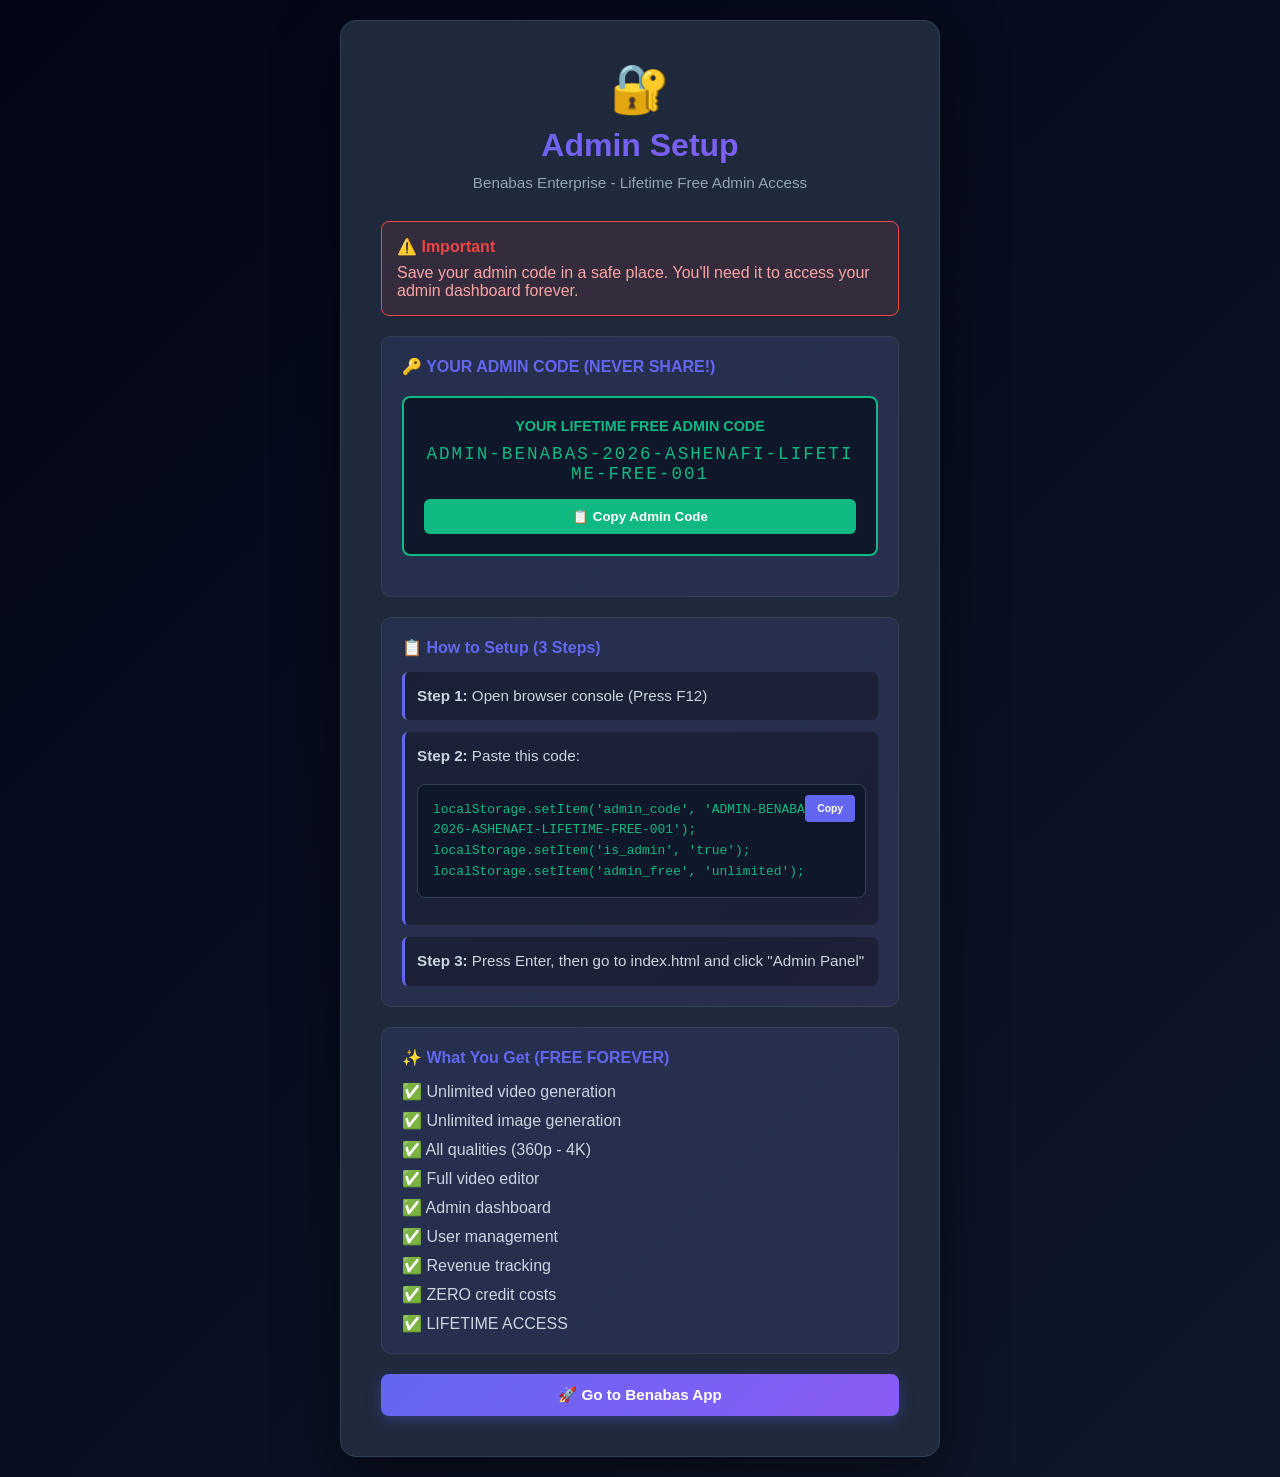
<file: admin-setup.html>
<!DOCTYPE html>
<html lang="en">
<head>
    <meta charset="UTF-8">
    <meta name="viewport" content="width=device-width, initial-scale=1.0">
    <title>Benabas - Admin Setup</title>
    <style>
        * {
            margin: 0;
            padding: 0;
            box-sizing: border-box;
        }

        body {
            font-family: 'Segoe UI', Tahoma, Geneva, Verdana, sans-serif;
            background: linear-gradient(135deg, #020617 0%, #0f172a 100%);
            color: #f1f5f9;
            min-height: 100vh;
            display: flex;
            align-items: center;
            justify-content: center;
            padding: 20px;
        }

        .container {
            background: #1e293b;
            border: 1px solid #334155;
            border-radius: 16px;
            padding: 40px;
            max-width: 600px;
            width: 100%;
            box-shadow: 0 20px 60px rgba(0, 0, 0, 0.5);
        }

        .header {
            text-align: center;
            margin-bottom: 30px;
        }

        .logo {
            font-size: 3em;
            margin-bottom: 10px;
        }

        h1 {
            font-size: 2em;
            margin-bottom: 10px;
            background: linear-gradient(135deg, #6366f1, #8b5cf6);
            -webkit-background-clip: text;
            -webkit-text-fill-color: transparent;
            background-clip: text;
        }

        .subtitle {
            color: #94a3b8;
            font-size: 0.95em;
        }

        .setup-box {
            background: linear-gradient(135deg, rgba(99, 102, 241, 0.1) 0%, rgba(139, 92, 246, 0.1) 100%);
            border: 1px solid #334155;
            border-radius: 10px;
            padding: 20px;
            margin-bottom: 20px;
        }

        .setup-title {
            font-weight: 600;
            margin-bottom: 15px;
            color: #6366f1;
        }

        .instructions {
            display: flex;
            flex-direction: column;
            gap: 12px;
        }

        .instruction-step {
            background: rgba(0, 0, 0, 0.3);
            padding: 12px;
            border-radius: 6px;
            border-left: 3px solid #6366f1;
            font-size: 0.95em;
            color: #cbd5e1;
            line-height: 1.6;
        }

        .code-box {
            background: #0f172a;
            border: 1px solid #334155;
            border-radius: 8px;
            padding: 15px;
            margin: 15px 0;
            font-family: 'Courier New', monospace;
            font-size: 0.85em;
            overflow-x: auto;
            color: #10b981;
            position: relative;
        }

        .copy-btn {
            position: absolute;
            top: 10px;
            right: 10px;
            padding: 8px 12px;
            background: #6366f1;
            color: white;
            border: none;
            border-radius: 4px;
            cursor: pointer;
            font-size: 0.8em;
            font-weight: 600;
            transition: all 0.3s ease;
        }

        .copy-btn:hover {
            background: #4f46e5;
            transform: scale(1.05);
        }

        .admin-code {
            background: #0f172a;
            border: 2px solid #10b981;
            border-radius: 8px;
            padding: 20px;
            margin: 20px 0;
            text-align: center;
        }

        .admin-code-title {
            color: #10b981;
            font-size: 0.9em;
            margin-bottom: 10px;
            font-weight: 600;
        }

        .admin-code-value {
            font-family: 'Courier New', monospace;
            font-size: 1.1em;
            color: #10b981;
            word-break: break-all;
            letter-spacing: 2px;
            margin-bottom: 15px;
        }

        .admin-code-copy {
            padding: 10px 20px;
            background: #10b981;
            color: white;
            border: none;
            border-radius: 6px;
            cursor: pointer;
            font-weight: 600;
            transition: all 0.3s ease;
            width: 100%;
        }

        .admin-code-copy:hover {
            background: #059669;
            transform: translateY(-2px);
        }

        .btn {
            padding: 12px 24px;
            border: none;
            border-radius: 8px;
            font-weight: 600;
            cursor: pointer;
            transition: all 0.3s ease;
            font-size: 0.95em;
            width: 100%;
            background: linear-gradient(135deg, #6366f1, #8b5cf6);
            color: white;
            box-shadow: 0 4px 15px rgba(99, 102, 241, 0.3);
        }

        .btn:hover {
            transform: translateY(-2px);
            box-shadow: 0 6px 20px rgba(99, 102, 241, 0.4);
        }

        .success-message {
            background: rgba(16, 185, 129, 0.1);
            border: 1px solid #10b981;
            color: #10b981;
            padding: 12px 16px;
            border-radius: 6px;
            margin-top: 10px;
            display: none;
            text-align: center;
            font-weight: 600;
        }

        .warning {
            background: rgba(239, 68, 68, 0.1);
            border: 1px solid #ef4444;
            color: #fca5a5;
            padding: 15px;
            border-radius: 8px;
            margin-bottom: 20px;
        }

        .warning-title {
            color: #ef4444;
            font-weight: 600;
            margin-bottom: 8px;
        }
    </style>
</head>
<body>
    <div class="container">
        <div class="header">
            <div class="logo">🔐</div>
            <h1>Admin Setup</h1>
            <p class="subtitle">Benabas Enterprise - Lifetime Free Admin Access</p>
        </div>

        <div class="warning">
            <div class="warning-title">⚠️ Important</div>
            <p>Save your admin code in a safe place. You'll need it to access your admin dashboard forever.</p>
        </div>

        <div class="setup-box">
            <div class="setup-title">🔑 YOUR ADMIN CODE (NEVER SHARE!)</div>
            <div class="admin-code">
                <div class="admin-code-title">YOUR LIFETIME FREE ADMIN CODE</div>
                <div class="admin-code-value" id="adminCodeDisplay">ADMIN-BENABAS-2026-ASHENAFI-LIFETIME-FREE-001</div>
                <button class="admin-code-copy" onclick="copyAdminCode()">📋 Copy Admin Code</button>
                <div class="success-message" id="codeCopySuccess">✅ Admin code copied to clipboard!</div>
            </div>
        </div>

        <div class="setup-box">
            <div class="setup-title">📋 How to Setup (3 Steps)</div>
            <div class="instructions">
                <div class="instruction-step">
                    <strong>Step 1:</strong> Open browser console (Press F12)
                </div>
                <div class="instruction-step">
                    <strong>Step 2:</strong> Paste this code:
                    <div class="code-box">
                        localStorage.setItem('admin_code', 'ADMIN-BENABAS-2026-ASHENAFI-LIFETIME-FREE-001');
localStorage.setItem('is_admin', 'true');
localStorage.setItem('admin_free', 'unlimited');
                        <button class="copy-btn" onclick="copySetupCode()">Copy</button>
                    </div>
                </div>
                <div class="instruction-step">
                    <strong>Step 3:</strong> Press Enter, then go to index.html and click "Admin Panel"
                </div>
            </div>
        </div>

        <div class="setup-box">
            <div class="setup-title">✨ What You Get (FREE FOREVER)</div>
            <div style="display: flex; flex-direction: column; gap: 10px; color: #cbd5e1;">
                <p>✅ Unlimited video generation</p>
                <p>✅ Unlimited image generation</p>
                <p>✅ All qualities (360p - 4K)</p>
                <p>✅ Full video editor</p>
                <p>✅ Admin dashboard</p>
                <p>✅ User management</p>
                <p>✅ Revenue tracking</p>
                <p>✅ ZERO credit costs</p>
                <p>✅ LIFETIME ACCESS</p>
            </div>
        </div>

        <button class="btn" onclick="goToApp()">🚀 Go to Benabas App</button>
    </div>

    <script>
        function copyAdminCode() {
            const code = document.getElementById('adminCodeDisplay').textContent;
            navigator.clipboard.writeText(code).then(() => {
                const msg = document.getElementById('codeCopySuccess');
                msg.style.display = 'block';
                setTimeout(() => {
                    msg.style.display = 'none';
                }, 3000);
            });
        }

        function copySetupCode() {
            const code = `localStorage.setItem('admin_code', 'ADMIN-BENABAS-2026-ASHENAFI-LIFETIME-FREE-001');
localStorage.setItem('is_admin', 'true');
localStorage.setItem('admin_free', 'unlimited');`;
            navigator.clipboard.writeText(code);
            alert('✅ Setup code copied! Paste in console (F12)');
        }

        function goToApp() {
            window.location.href = 'index.html';
        }
    </script>
</body>
</html>
</file>
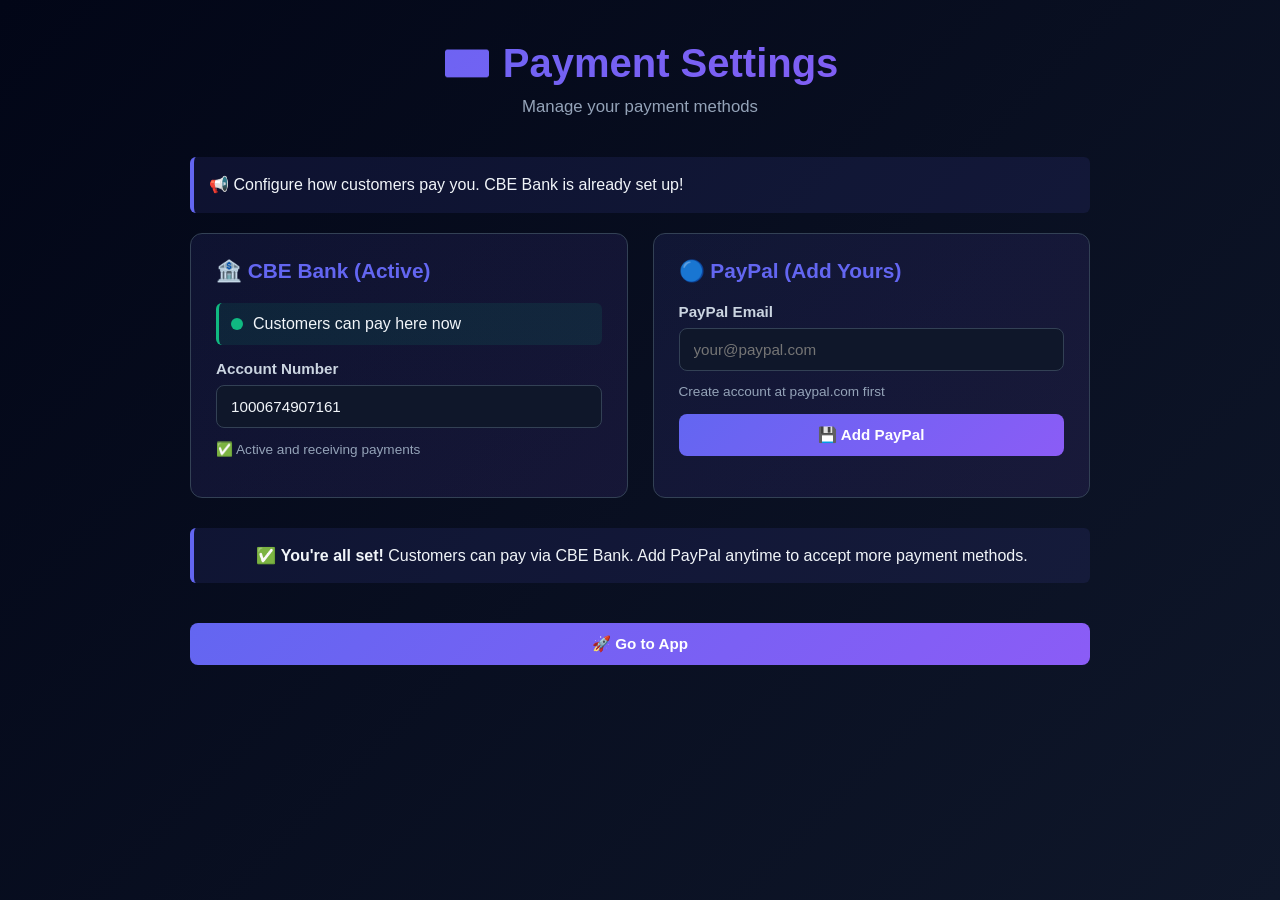
<file: payment-setup.html>
<!DOCTYPE html>
<html lang="en">
<head>
    <meta charset="UTF-8">
    <meta name="viewport" content="width=device-width, initial-scale=1.0">
    <title>Benabas - Payment Settings</title>
    <style>
        * {
            margin: 0;
            padding: 0;
            box-sizing: border-box;
        }

        body {
            font-family: 'Segoe UI', Tahoma, Geneva, Verdana, sans-serif;
            background: linear-gradient(135deg, #020617 0%, #0f172a 100%);
            color: #f1f5f9;
            min-height: 100vh;
            padding: 40px 20px;
        }

        .container {
            max-width: 900px;
            margin: 0 auto;
        }

        .header {
            text-align: center;
            margin-bottom: 40px;
        }

        .header h1 {
            font-size: 2.5em;
            margin-bottom: 10px;
            background: linear-gradient(135deg, #6366f1, #8b5cf6);
            -webkit-background-clip: text;
            -webkit-text-fill-color: transparent;
            background-clip: text;
        }

        .header p {
            color: #94a3b8;
            font-size: 1.05em;
        }

        .settings-grid {
            display: grid;
            grid-template-columns: repeat(auto-fit, minmax(400px, 1fr));
            gap: 25px;
            margin-bottom: 30px;
        }

        .payment-card {
            background: linear-gradient(135deg, rgba(99, 102, 241, 0.1) 0%, rgba(139, 92, 246, 0.1) 100%);
            border: 1px solid #334155;
            border-radius: 12px;
            padding: 25px;
            transition: all 0.3s ease;
        }

        .payment-card h3 {
            margin-bottom: 20px;
            font-size: 1.3em;
            color: #6366f1;
            display: flex;
            align-items: center;
            gap: 10px;
        }

        .form-group {
            display: flex;
            flex-direction: column;
            gap: 8px;
            margin-bottom: 15px;
        }

        .form-group label {
            font-weight: 600;
            color: #cbd5e1;
            font-size: 0.95em;
        }

        .form-group input,
        .form-group select {
            padding: 12px 14px;
            background: #0f172a;
            border: 1px solid #334155;
            border-radius: 8px;
            color: #f1f5f9;
            font-family: inherit;
            font-size: 0.95em;
        }

        .form-group input:focus,
        .form-group select:focus {
            outline: none;
            border-color: #6366f1;
            box-shadow: 0 0 0 3px rgba(99, 102, 241, 0.1);
        }

        .helper-text {
            font-size: 0.85em;
            color: #94a3b8;
            margin-top: 5px;
        }

        .status {
            display: flex;
            align-items: center;
            gap: 10px;
            padding: 12px;
            background: rgba(16, 185, 129, 0.1);
            border-radius: 6px;
            margin-bottom: 15px;
            border-left: 3px solid #10b981;
        }

        .status-dot {
            width: 12px;
            height: 12px;
            border-radius: 50%;
            background: #10b981;
            animation: pulse 2s infinite;
        }

        @keyframes pulse {
            0%, 100% { opacity: 1; }
            50% { opacity: 0.5; }
        }

        .btn {
            padding: 12px 20px;
            border: none;
            border-radius: 8px;
            font-weight: 600;
            cursor: pointer;
            transition: all 0.3s ease;
            font-size: 0.95em;
            background: linear-gradient(135deg, #6366f1, #8b5cf6);
            color: white;
            width: 100%;
        }

        .btn:hover {
            transform: translateY(-2px);
            box-shadow: 0 4px 15px rgba(99, 102, 241, 0.3);
        }

        .btn-secondary {
            background: #334155;
            color: #f1f5f9;
        }

        .success-msg {
            background: rgba(16, 185, 129, 0.1);
            border: 1px solid #10b981;
            color: #10b981;
            padding: 12px;
            border-radius: 6px;
            text-align: center;
            font-weight: 600;
            margin-top: 10px;
            display: none;
        }

        .info-box {
            background: rgba(99, 102, 241, 0.1);
            border-left: 4px solid #6366f1;
            padding: 15px;
            border-radius: 6px;
            margin-bottom: 20px;
            line-height: 1.6;
        }
    </style>
</head>
<body>
    <div class="container">
        <div class="header">
            <h1>💳 Payment Settings</h1>
            <p>Manage your payment methods</p>
        </div>

        <div class="info-box">
            📢 Configure how customers pay you. CBE Bank is already set up!
        </div>

        <div class="settings-grid">
            <!-- CBE Bank -->
            <div class="payment-card">
                <h3>🏦 CBE Bank (Active)</h3>
                <div class="status">
                    <div class="status-dot"></div>
                    <span>Customers can pay here now</span>
                </div>
                <div class="form-group">
                    <label>Account Number</label>
                    <input type="text" value="1000674907161" readonly>
                    <p class="helper-text">✅ Active and receiving payments</p>
                </div>
            </div>

            <!-- PayPal -->
            <div class="payment-card">
                <h3>🔵 PayPal (Add Yours)</h3>
                <div class="form-group">
                    <label>PayPal Email</label>
                    <input type="email" id="paypalEmail" placeholder="your@paypal.com">
                    <p class="helper-text">Create account at paypal.com first</p>
                </div>
                <button class="btn" onclick="savePayPal()">💾 Add PayPal</button>
                <div class="success-msg" id="paypalSuccess">✅ PayPal saved!</div>
            </div>
        </div>

        <div class="info-box" style="text-align: center;">
            ✅ <strong>You're all set!</strong> Customers can pay via CBE Bank.
            Add PayPal anytime to accept more payment methods.
        </div>

        <button class="btn" onclick="goToApp()" style="margin-top: 20px;">🚀 Go to App</button>
    </div>

    <script>
        function savePayPal() {
            const email = document.getElementById('paypalEmail').value;
            if (!email || !email.includes('@')) {
                alert('❌ Please enter a valid PayPal email');
                return;
            }
            localStorage.setItem('paypal_email', email);
            document.getElementById('paypalSuccess').style.display = 'block';
            setTimeout(() => {
                document.getElementById('paypalSuccess').style.display = 'none';
            }, 3000);
        }

        function goToApp() {
            window.location.href = 'index.html';
        }
    </script>
</body>
</html>
</file>
